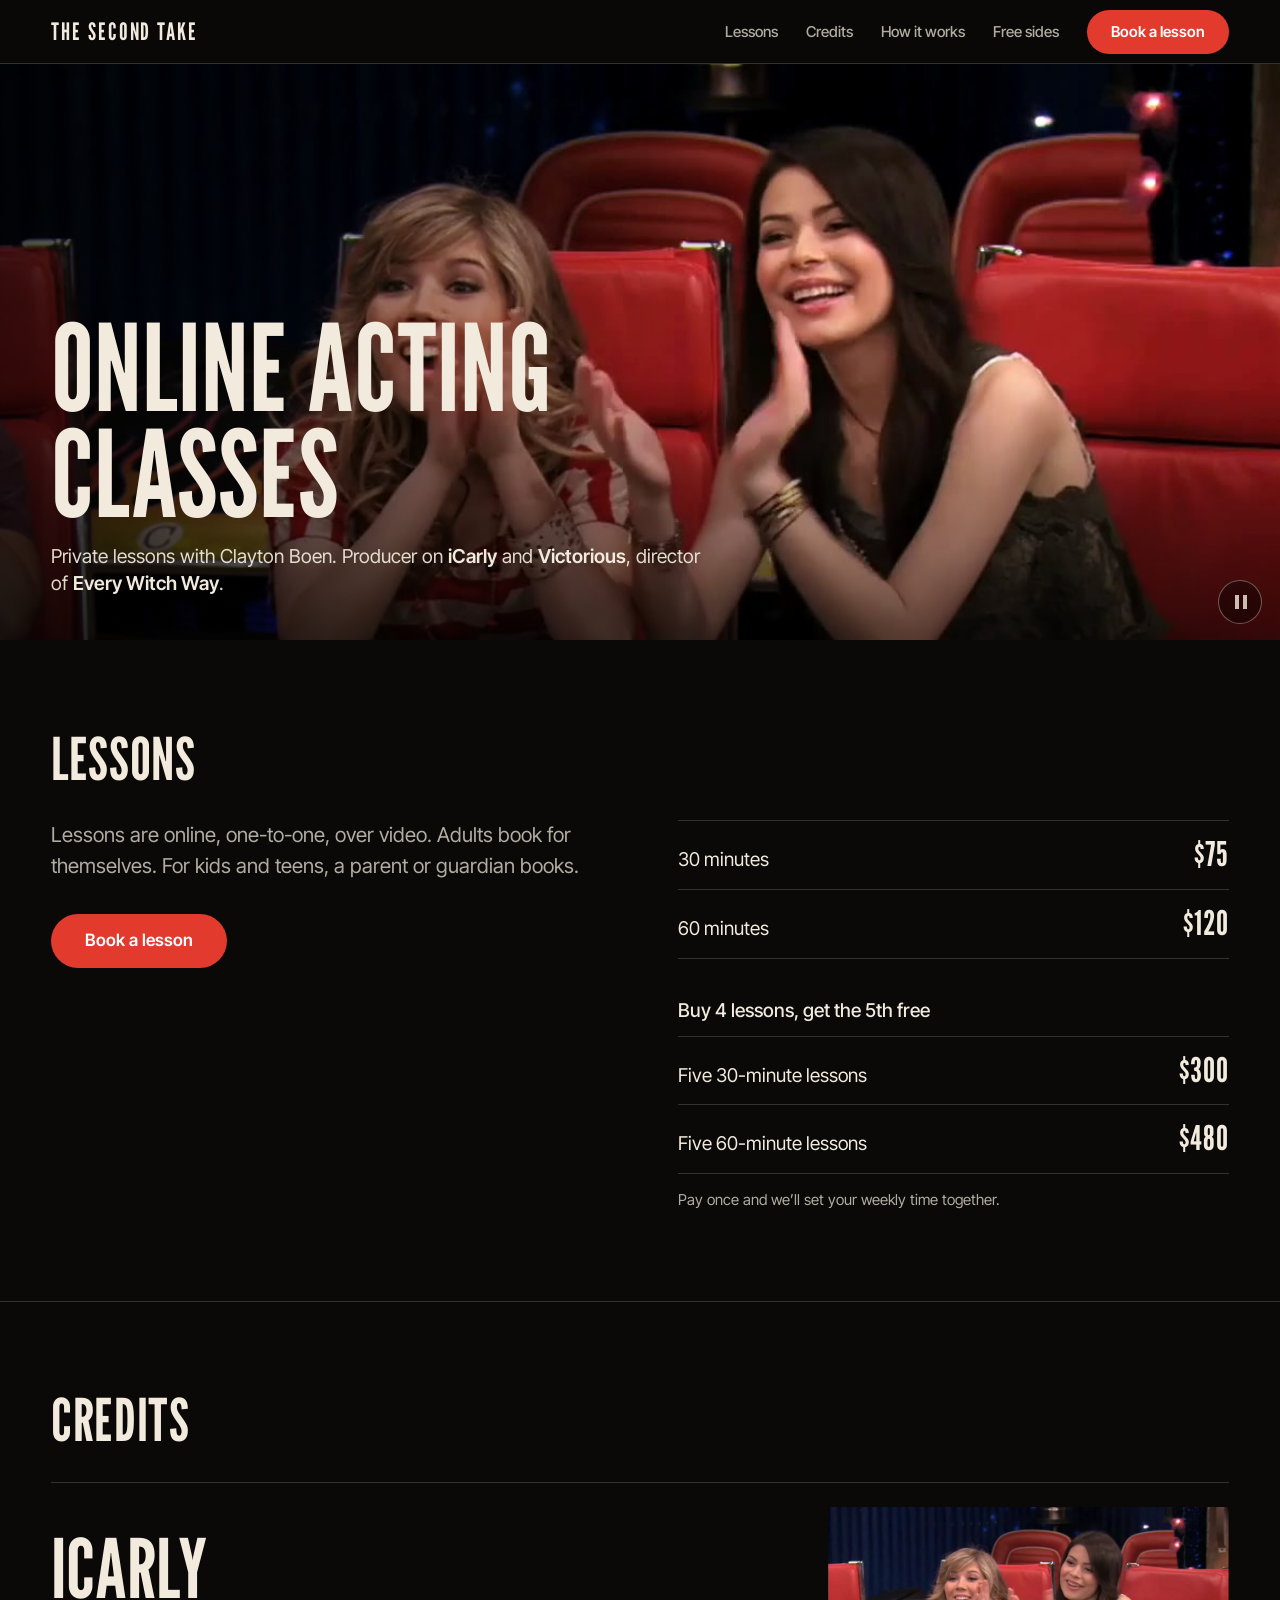
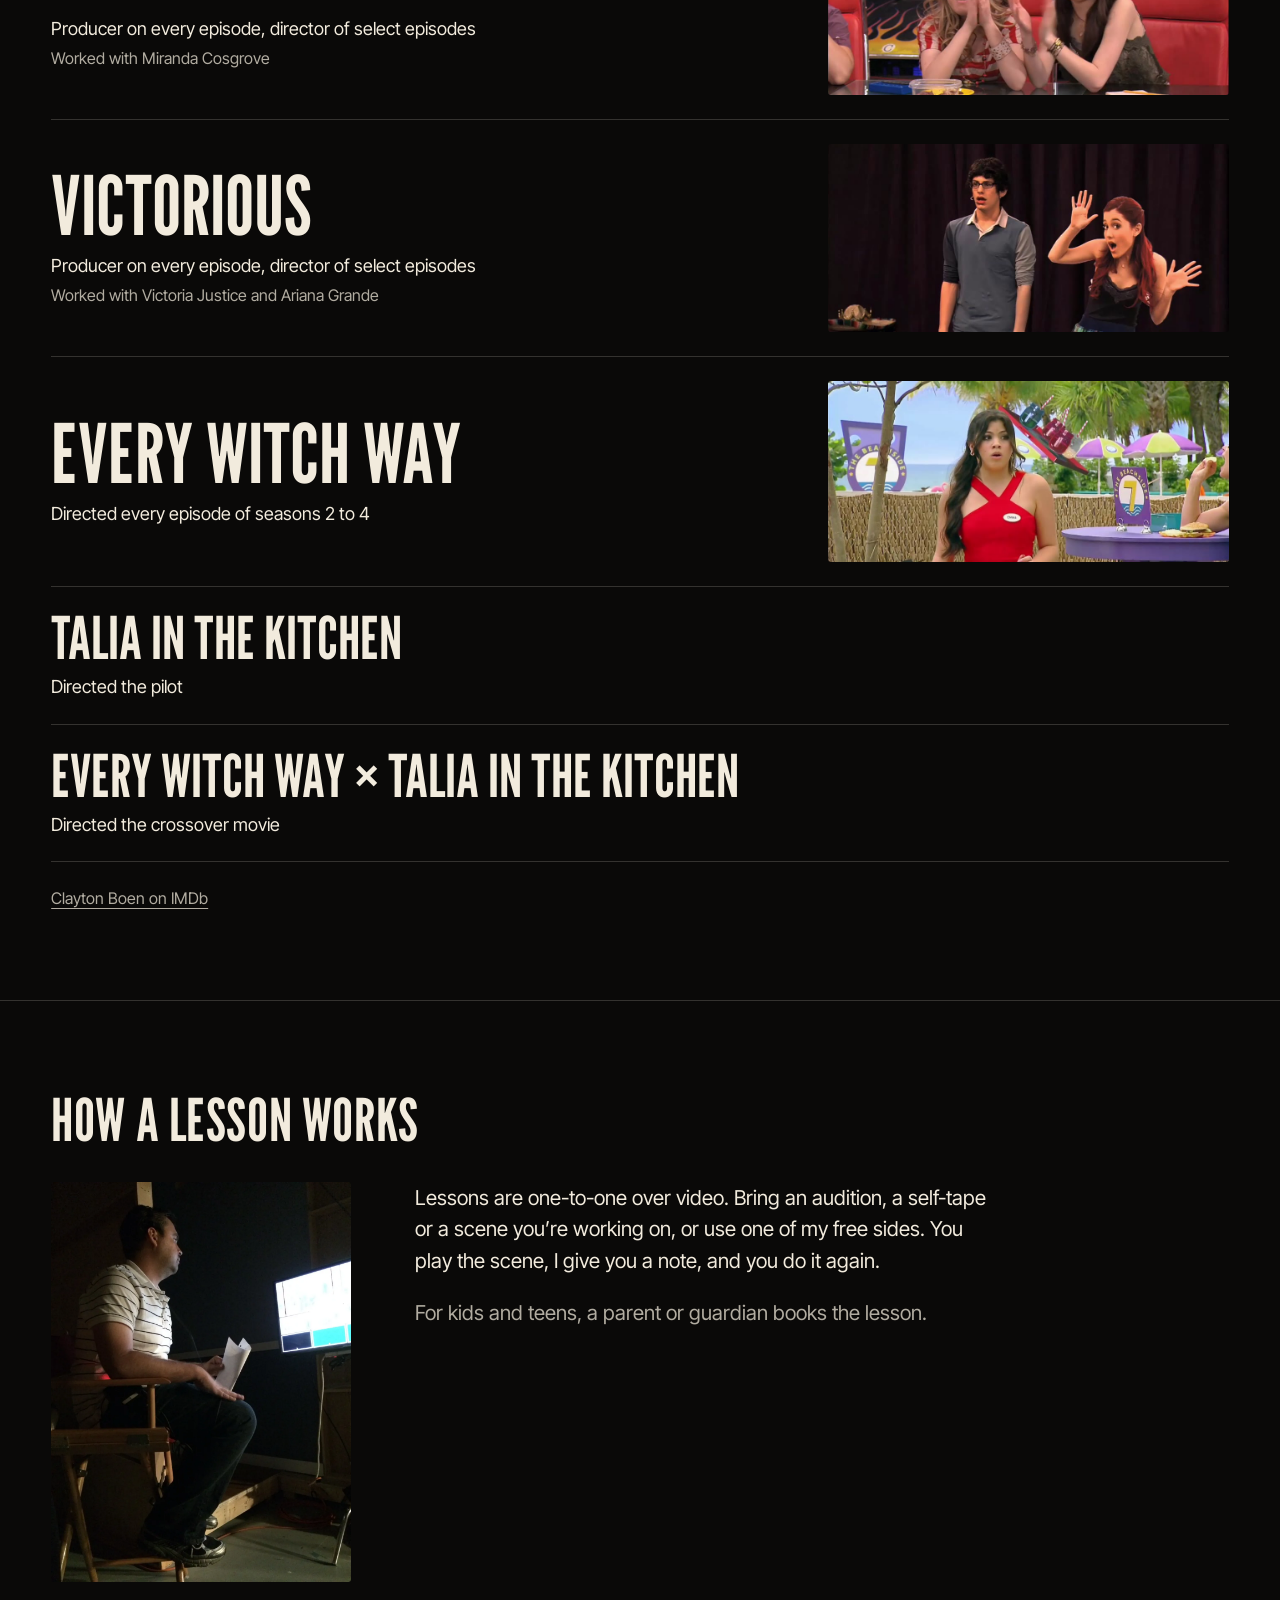
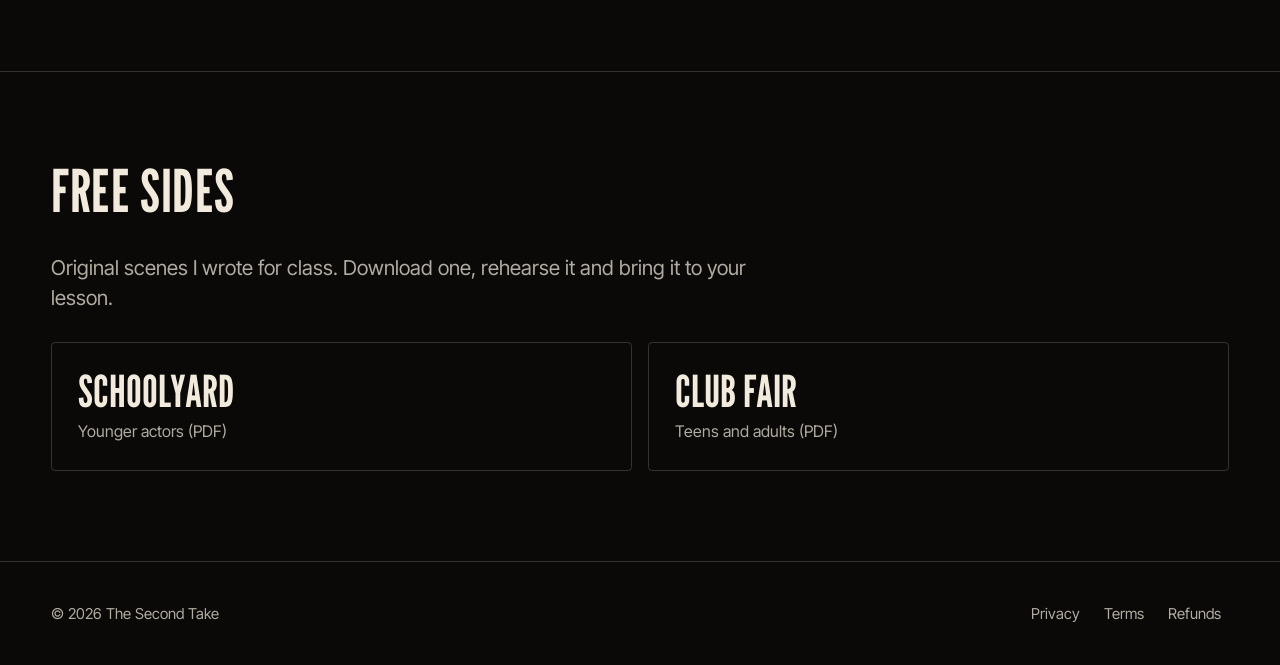
<file: index.html>
<!doctype html>
<html lang="en">
<head>
<meta charset="utf-8">
<meta name="viewport" content="width=device-width,initial-scale=1,viewport-fit=cover">
<title>Online Acting Classes for Kids, Teens &amp; Adults | The Second Take</title>
<meta name="description" content="Private online acting lessons for kids, teens and adults with Clayton Boen, producer on iCarly and Victorious and director of Every Witch Way. 30 minutes $75.">
<link rel="canonical" href="https://onlineactingclasses.net/">
<link rel="icon" href="favicon.svg" type="image/svg+xml">
<link rel="icon" href="favicon-32.png" type="image/png" sizes="32x32">
<link rel="apple-touch-icon" href="apple-touch-icon.png">
<meta property="og:type" content="website">
<meta property="og:site_name" content="The Second Take">
<meta property="og:title" content="Online Acting Classes for Kids, Teens &amp; Adults | The Second Take">
<meta property="og:description" content="Private online acting lessons for kids, teens and adults with Clayton Boen, producer on iCarly and Victorious and director of Every Witch Way. 30 minutes $75.">
<meta property="og:url" content="https://onlineactingclasses.net/">
<meta property="og:image" content="https://onlineactingclasses.net/hero-wide.jpg">
<meta property="og:image:alt" content="Miranda Cosgrove and Jennette McCurdy in a scene from iCarly">
<meta name="twitter:card" content="summary_large_image">
<meta name="twitter:title" content="Online Acting Classes for Kids, Teens &amp; Adults | The Second Take">
<meta name="twitter:description" content="Private online acting lessons for kids, teens and adults with Clayton Boen, producer on iCarly and Victorious and director of Every Witch Way. 30 minutes $75.">
<meta name="twitter:image" content="https://onlineactingclasses.net/hero-wide.jpg">
<meta name="twitter:image:alt" content="Miranda Cosgrove and Jennette McCurdy in a scene from iCarly">
<meta name="theme-color" content="#0a0908">
<link rel="preload" href="league-gothic.woff2" as="font" type="font/woff2" crossorigin>
<link rel="stylesheet" href="site.css?v=6">
<script type="application/ld+json">
{
  "@context": "https://schema.org",
  "@type": "EducationalOrganization",
  "name": "The Second Take",
  "url": "https://onlineactingclasses.net/",
  "image": "https://onlineactingclasses.net/hero-wide.jpg",
  "description": "Private one-to-one online acting lessons for kids, teens and adults with Clayton Boen.",
  "founder": {
    "@type": "Person",
    "name": "Clayton Boen"
  },
  "areaServed": "Online",
  "makesOffer": [
    {
      "@type": "Offer",
      "name": "Acting lesson, 30 minutes",
      "price": "75",
      "priceCurrency": "USD",
      "availability": "https://schema.org/InStock",
      "url": "https://book.squareup.com/appointments/0yy4l3ndkojgi0/location/LSBAFZRDBBQDV"
    },
    {
      "@type": "Offer",
      "name": "Acting lesson, 60 minutes",
      "price": "120",
      "priceCurrency": "USD",
      "availability": "https://schema.org/InStock",
      "url": "https://book.squareup.com/appointments/0yy4l3ndkojgi0/location/LSBAFZRDBBQDV"
    }
  ]
}
</script>
<script>document.documentElement.className="js"</script>
</head>
<body>
<a class="skip" href="#lessons">Skip to lessons</a>

<header class="bar" id="top">
  <a class="mark" href="#top" aria-label="The Second Take, home">The Second Take</a>
  <nav id="nav" aria-label="Sections">
    <a href="#lessons">Lessons</a><a href="#credits">Credits</a><a href="#lesson">How it works</a><a href="#sides">Free sides</a>
  </nav>
  <a class="btn book" href="https://book.squareup.com/appointments/0yy4l3ndkojgi0/location/LSBAFZRDBBQDV" target="_blank" rel="noopener">Book a lesson<span class="sr"> (opens in a new tab)</span></a>
  <button class="menu" type="button" aria-expanded="false" aria-controls="nav"><span class="sr">Menu</span><i aria-hidden="true"></i></button>
</header>

<main>
<section class="first" aria-label="Online acting classes with Clayton Boen">
  <div class="screen">
    <video class="reel" autoplay muted loop playsinline preload="auto" poster="hero-wide.jpg" aria-label="Moments from iCarly, Victorious and Every Witch Way">
      <source media="(max-width: 700px)" src="hero-mobile.mp4" type="video/mp4">
      <source media="(max-width: 700px)" src="hero-mobile.webm" type="video/webm">
      <source src="hero-wide.mp4" type="video/mp4">
      <source src="hero-wide.webm" type="video/webm">
    </video>
    <div class="shade" aria-hidden="true"></div>
    <div class="title">
      <h1>Online Acting Classes</h1>
      <p class="line">Private lessons with Clayton Boen. Producer on <b>iCarly</b> and <b>Victorious</b>, director of <b>Every&nbsp;Witch&nbsp;Way</b>.</p>
    </div>
    <button class="pause" type="button" aria-label="Pause the reel" aria-pressed="false"><span></span></button>
  </div>
</section>

<section class="lessons" id="lessons" aria-labelledby="lessons-h">
  <h2 id="lessons-h">Lessons</h2>
  <div class="pricing">
    <div class="intro">
      <p class="lead">Lessons are online, one-to-one, over video. Adults book for themselves. For kids and teens, a parent or guardian books.</p>
      <a class="btn big" href="https://book.squareup.com/appointments/0yy4l3ndkojgi0/location/LSBAFZRDBBQDV" target="_blank" rel="noopener">Book a lesson<span class="sr"> (opens in a new tab)</span></a>
    </div>
    <div class="prices">
      <ul class="rates">
        <li><span>30 minutes</span><b>$75</b></li>
        <li><span>60 minutes</span><b>$120</b></li>
      </ul>
      <h3>Buy 4 lessons, get the 5th free</h3>
      <ul class="rates pkg">
        <li><a href="https://square.link/u/VOw4MfH9" target="_blank" rel="noopener"><span>Five 30-minute lessons</span><b>$300</b></a></li>
        <li><a href="https://square.link/u/hAFQ3nW9" target="_blank" rel="noopener"><span>Five 60-minute lessons</span><b>$480</b></a></li>
      </ul>
      <p class="fine">Pay once and we&rsquo;ll set your weekly time together.</p>
    </div>
  </div>
</section>

<section class="credits" id="credits" aria-labelledby="credits-h">
  <h2 id="credits-h">Credits</h2>
  <ol class="roll">
    <li>
      <img src="still-icarly.jpg" alt="Miranda Cosgrove and Jennette McCurdy in iCarly" loading="lazy" width="960" height="450">
      <div><h3>iCarly</h3><p>Producer on every episode, director of select episodes</p><p class="w">Worked with Miranda Cosgrove</p></div>
    </li>
    <li>
      <img src="still-victorious.jpg" alt="Ariana Grande and Matt Bennett in Victorious" loading="lazy" width="960" height="450">
      <div><h3>Victorious</h3><p>Producer on every episode, director of select episodes</p><p class="w">Worked with Victoria Justice and Ariana Grande</p></div>
    </li>
    <li>
      <img src="still-eww.jpg" alt="The Beachside 7 set in Every Witch Way" loading="lazy" width="960" height="436">
      <div><h3>Every Witch Way</h3><p>Directed every episode of seasons 2 to 4</p></div>
    </li>
    <li class="t"><div><h3>Talia in the Kitchen</h3><p>Directed the pilot</p></div></li>
    <li class="t"><div><h3>Every Witch Way &times; Talia in the Kitchen</h3><p>Directed the crossover movie</p></div></li>
  </ol>
  <p class="imdb"><a href="https://www.imdb.com/find/?q=Clayton%20Boen" rel="noopener" target="_blank">Clayton Boen on IMDb<span class="sr"> (opens in a new tab)</span></a></p>
</section>

<section class="lesson" id="lesson" aria-labelledby="lesson-h">
  <h2 id="lesson-h">How a lesson works</h2>
  <div class="cols">
    <figure class="coach"><img src="director-chair.webp" alt="Clayton in a director&rsquo;s chair on set, watching the monitor" loading="lazy" width="1050" height="1400"></figure>
    <div class="prose">
      <p>Lessons are one-to-one over video. Bring an audition, a self-tape or a scene you&rsquo;re working on, or use one of my free sides. You play the scene, I give you a note, and you do it again.</p>
      <p>For kids and teens, a parent or guardian books the lesson.</p>
    </div>
  </div>
</section>

<section class="sides" id="sides" aria-labelledby="sides-h">
  <h2 id="sides-h">Free sides</h2>
  <p class="lead">Original scenes I wrote for class. Download one, rehearse it and bring it to your lesson.</p>
  <div class="sidelist">
    <a class="side" href="schoolyard.pdf" download><span class="n">Schoolyard</span><span class="m">Younger actors (PDF)</span></a>
    <a class="side" href="club-fair.pdf" download><span class="n">Club Fair</span><span class="m">Teens and adults (PDF)</span></a>
  </div>
</section>
</main>

<footer class="foot">
  <span>&copy; <span id="yr">2026</span> The Second Take</span>
  <nav aria-label="Policies"><a href="privacy.html">Privacy</a><a href="terms.html">Terms</a><a href="refunds.html">Refunds</a></nav>
</footer>

<script src="site.js?v=6" defer></script>
</body>
</html>
</file>
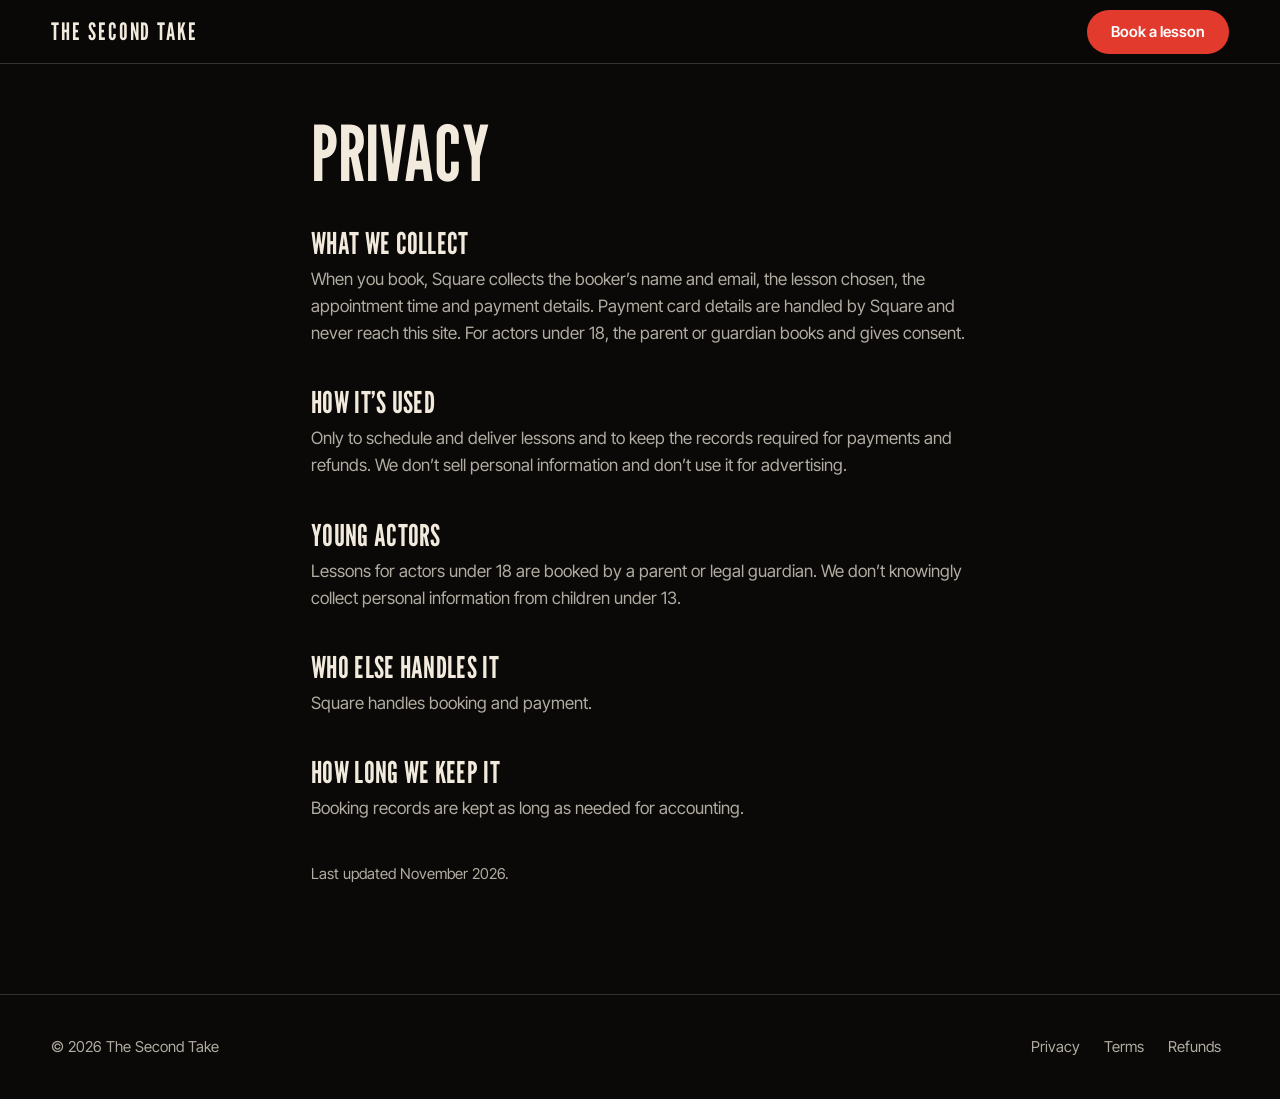
<file: privacy.html>
<!doctype html>
<html lang="en">
<head>
<meta charset="utf-8">
<meta name="viewport" content="width=device-width,initial-scale=1,viewport-fit=cover">
<title>Privacy | The Second Take</title>
<meta name="description" content="How The Second Take handles the information collected when you book an online acting lesson.">
<link rel="canonical" href="https://onlineactingclasses.net/privacy.html">
<link rel="icon" href="favicon.svg" type="image/svg+xml">
<link rel="icon" href="favicon-32.png" type="image/png" sizes="32x32">
<link rel="apple-touch-icon" href="apple-touch-icon.png">
<meta name="theme-color" content="#0a0908">
<link rel="stylesheet" href="site.css?v=6">
</head>
<body>
<header class="bar"><a class="mark" href="index.html">The Second Take</a><a class="btn book" href="https://book.squareup.com/appointments/0yy4l3ndkojgi0/location/LSBAFZRDBBQDV" target="_blank" rel="noopener">Book a lesson<span class="sr"> (opens in a new tab)</span></a></header>
<main class="doc">
<h1>Privacy</h1>
<h2>What we collect</h2>
<p>When you book, Square collects the booker&rsquo;s name and email, the lesson chosen, the appointment time and payment details. Payment card details are handled by Square and never reach this site. For actors under 18, the parent or guardian books and gives consent.</p>
<h2>How it&rsquo;s used</h2>
<p>Only to schedule and deliver lessons and to keep the records required for payments and refunds. We don&rsquo;t sell personal information and don&rsquo;t use it for advertising.</p>
<h2>Young actors</h2>
<p>Lessons for actors under 18 are booked by a parent or legal guardian. We don&rsquo;t knowingly collect personal information from children under 13.</p>
<h2>Who else handles it</h2>
<p>Square handles booking and payment.</p>
<h2>How long we keep it</h2>
<p>Booking records are kept as long as needed for accounting.</p>
<p class="upd">Last updated November 2026.</p>
</main>
<footer class="foot"><span>&copy; 2026 The Second Take</span><nav aria-label="Policies"><a href="privacy.html">Privacy</a><a href="terms.html">Terms</a><a href="refunds.html">Refunds</a></nav></footer>
</body>
</html>
</file>
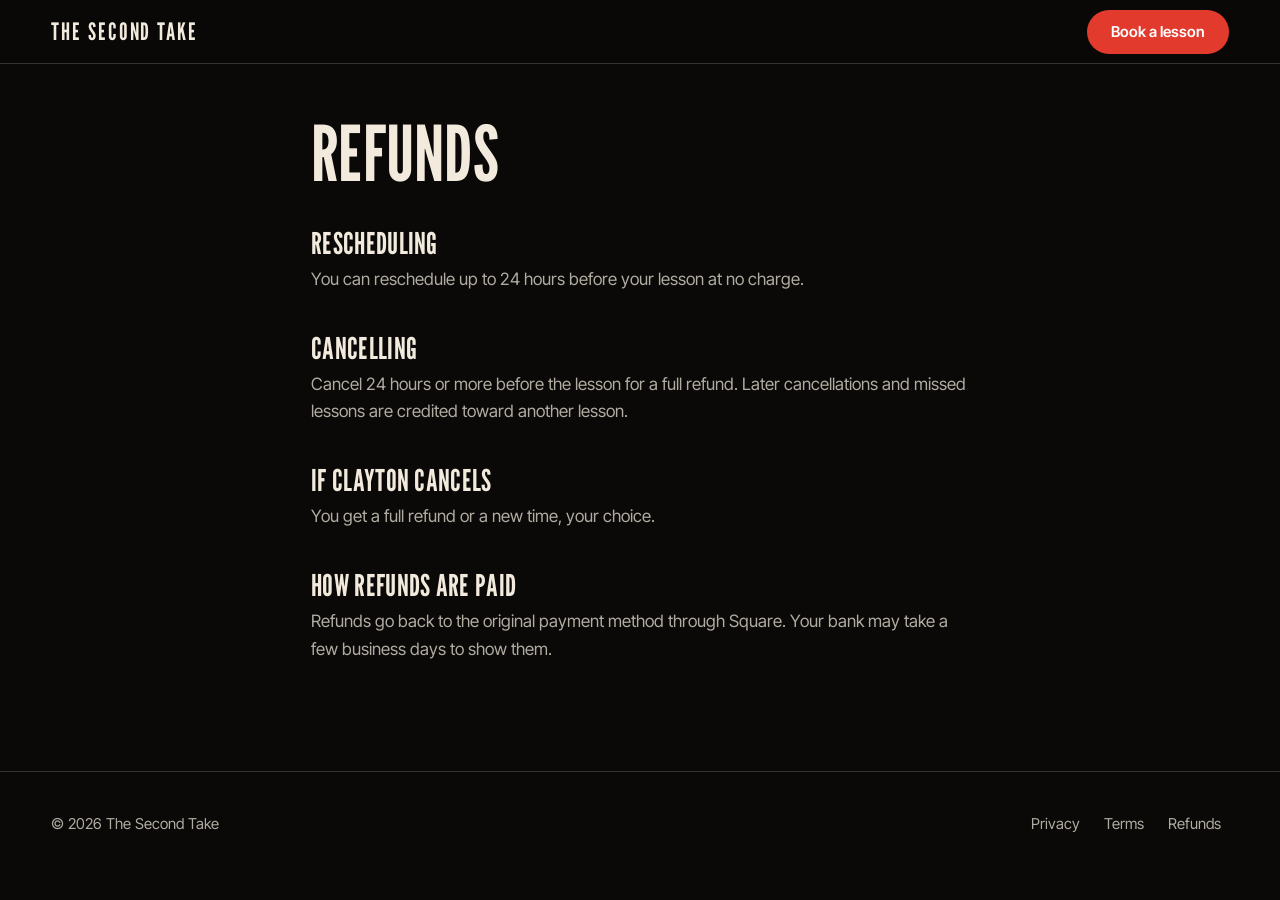
<file: refunds.html>
<!doctype html>
<html lang="en">
<head>
<meta charset="utf-8">
<meta name="viewport" content="width=device-width,initial-scale=1,viewport-fit=cover">
<title>Refunds | The Second Take</title>
<meta name="description" content="Rescheduling, cancellation and refund terms for online acting lessons at The Second Take.">
<link rel="canonical" href="https://onlineactingclasses.net/refunds.html">
<link rel="icon" href="favicon.svg" type="image/svg+xml">
<link rel="icon" href="favicon-32.png" type="image/png" sizes="32x32">
<link rel="apple-touch-icon" href="apple-touch-icon.png">
<meta name="theme-color" content="#0a0908">
<link rel="stylesheet" href="site.css?v=6">
</head>
<body>
<header class="bar"><a class="mark" href="index.html">The Second Take</a><a class="btn book" href="https://book.squareup.com/appointments/0yy4l3ndkojgi0/location/LSBAFZRDBBQDV" target="_blank" rel="noopener">Book a lesson<span class="sr"> (opens in a new tab)</span></a></header>
<main class="doc">
<h1>Refunds</h1>
<h2>Rescheduling</h2>
<p>You can reschedule up to 24 hours before your lesson at no charge.</p>
<h2>Cancelling</h2>
<p>Cancel 24 hours or more before the lesson for a full refund. Later cancellations and missed lessons are credited toward another lesson.</p>
<h2>If Clayton cancels</h2>
<p>You get a full refund or a new time, your choice.</p>
<h2>How refunds are paid</h2>
<p>Refunds go back to the original payment method through Square. Your bank may take a few business days to show them.</p>
</main>
<footer class="foot"><span>&copy; 2026 The Second Take</span><nav aria-label="Policies"><a href="privacy.html">Privacy</a><a href="terms.html">Terms</a><a href="refunds.html">Refunds</a></nav></footer>
</body>
</html>
</file>
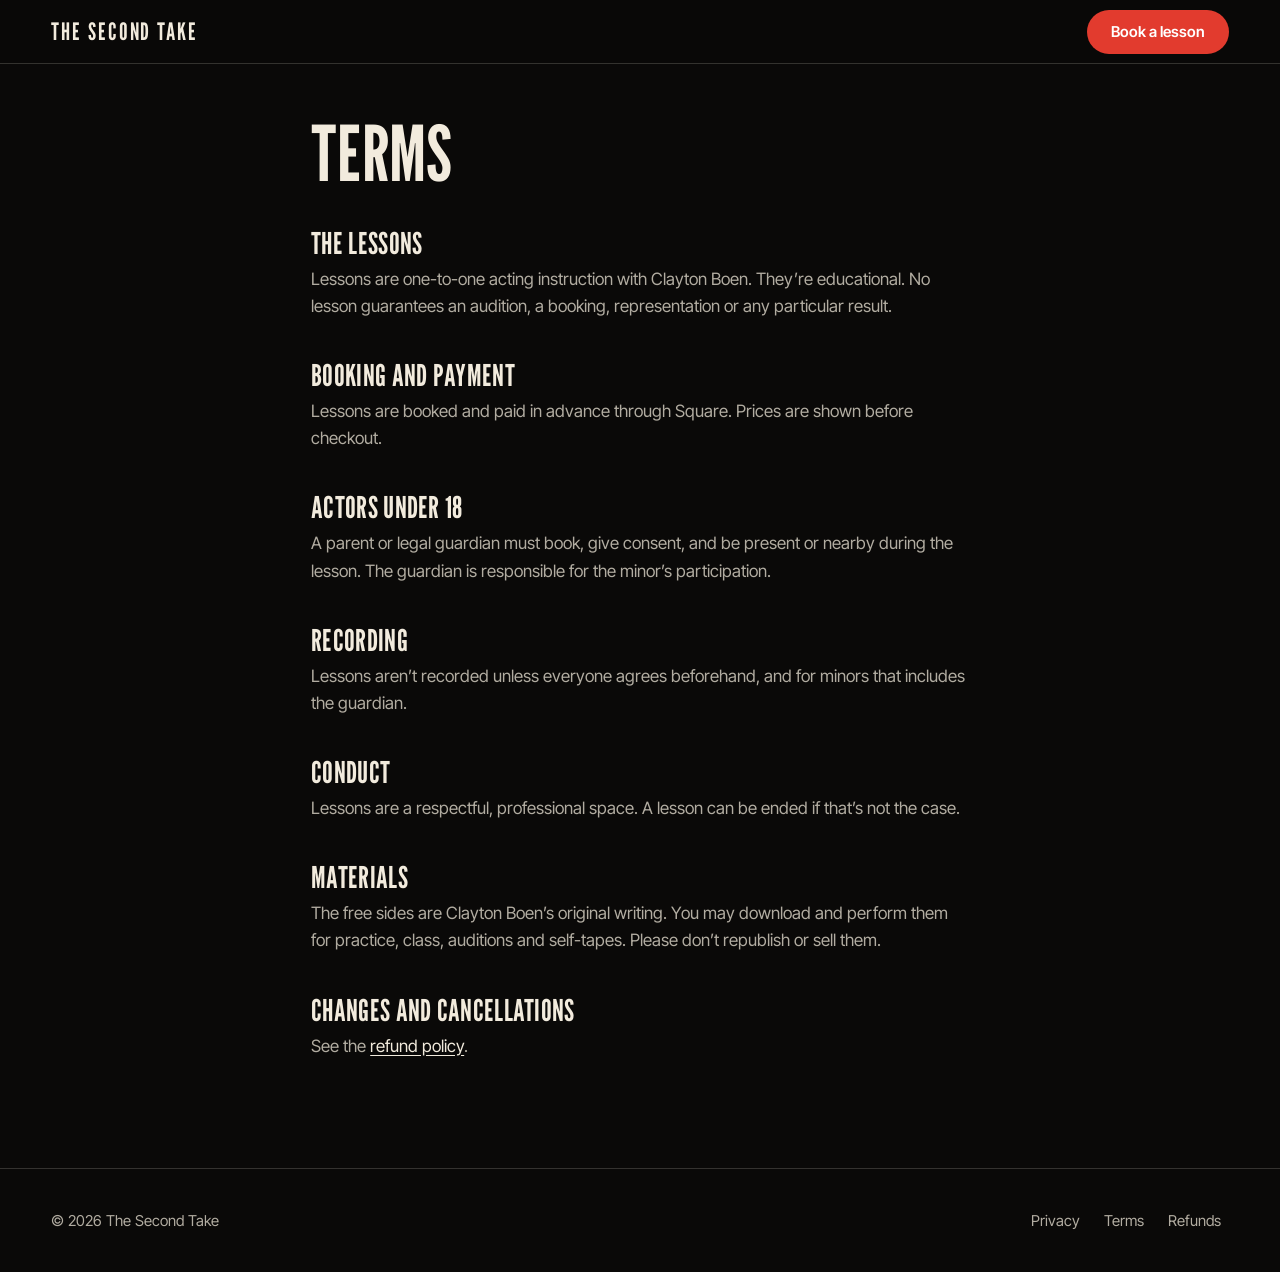
<file: terms.html>
<!doctype html>
<html lang="en">
<head>
<meta charset="utf-8">
<meta name="viewport" content="width=device-width,initial-scale=1,viewport-fit=cover">
<title>Terms | The Second Take</title>
<meta name="description" content="Terms for online one-to-one acting lessons with Clayton Boen at The Second Take.">
<link rel="canonical" href="https://onlineactingclasses.net/terms.html">
<link rel="icon" href="favicon.svg" type="image/svg+xml">
<link rel="icon" href="favicon-32.png" type="image/png" sizes="32x32">
<link rel="apple-touch-icon" href="apple-touch-icon.png">
<meta name="theme-color" content="#0a0908">
<link rel="stylesheet" href="site.css?v=6">
</head>
<body>
<header class="bar"><a class="mark" href="index.html">The Second Take</a><a class="btn book" href="https://book.squareup.com/appointments/0yy4l3ndkojgi0/location/LSBAFZRDBBQDV" target="_blank" rel="noopener">Book a lesson<span class="sr"> (opens in a new tab)</span></a></header>
<main class="doc">
<h1>Terms</h1>
<h2>The lessons</h2>
<p>Lessons are one-to-one acting instruction with Clayton Boen. They&rsquo;re educational. No lesson guarantees an audition, a booking, representation or any particular result.</p>
<h2>Booking and payment</h2>
<p>Lessons are booked and paid in advance through Square. Prices are shown before checkout.</p>
<h2>Actors under 18</h2>
<p>A parent or legal guardian must book, give consent, and be present or nearby during the lesson. The guardian is responsible for the minor&rsquo;s participation.</p>
<h2>Recording</h2>
<p>Lessons aren&rsquo;t recorded unless everyone agrees beforehand, and for minors that includes the guardian.</p>
<h2>Conduct</h2>
<p>Lessons are a respectful, professional space. A lesson can be ended if that&rsquo;s not the case.</p>
<h2>Materials</h2>
<p>The free sides are Clayton Boen&rsquo;s original writing. You may download and perform them for practice, class, auditions and self-tapes. Please don&rsquo;t republish or sell them.</p>
<h2>Changes and cancellations</h2>
<p>See the <a href="refunds.html">refund policy</a>.</p>
</main>
<footer class="foot"><span>&copy; 2026 The Second Take</span><nav aria-label="Policies"><a href="privacy.html">Privacy</a><a href="terms.html">Terms</a><a href="refunds.html">Refunds</a></nav></footer>
</body>
</html>
</file>
<file: site.css>
@font-face{font-family:"League Gothic";src:url(league-gothic.woff2) format("woff2");font-display:swap}
@font-face{font-family:"Inter Tight";src:url(inter-tight-400.woff2) format("woff2");font-weight:400;font-display:swap}
@font-face{font-family:"Inter Tight";src:url(inter-tight-500.woff2) format("woff2");font-weight:500;font-display:swap}
@font-face{font-family:"Inter Tight";src:url(inter-tight-600.woff2) format("woff2");font-weight:600;font-display:swap}
:root{--ink:#0a0908;--ivory:#f2ebdd;--dim:rgba(242,235,221,.72);--rule:rgba(242,235,221,.18);--red:#e23b2e;--bar:64px;--pad:clamp(20px,4vw,64px);
 --tall:"League Gothic","Oswald",Impact,sans-serif;--sans:"Inter Tight",system-ui,sans-serif}
*{box-sizing:border-box}
html{scroll-behavior:smooth;scroll-padding-top:calc(var(--bar) + 8px)}
body{margin:0;background:var(--ink);color:var(--ivory);font:400 17px/1.55 var(--sans);-webkit-font-smoothing:antialiased}
a{color:inherit}
img{display:block;max-width:100%;height:auto}
.sr{position:absolute;width:1px;height:1px;overflow:hidden;clip:rect(0 0 0 0);white-space:nowrap}
.skip{position:absolute;left:-999px}.skip:focus{left:12px;top:12px;z-index:99;background:var(--ivory);color:var(--ink);padding:8px 12px}
:focus-visible{outline:2px solid var(--ivory);outline-offset:3px}
[hidden]{display:none!important}

/* header */
.bar{position:fixed;inset:0 0 auto;height:var(--bar);z-index:40;display:flex;align-items:center;gap:28px;padding:0 var(--pad);
 background:rgba(10,9,8,.96);border-bottom:1px solid var(--rule)}
.mark{font:400 24px/1 var(--tall);letter-spacing:.08em;text-transform:uppercase;text-decoration:none;margin-right:auto;white-space:nowrap}
.bar nav{display:flex;gap:28px}
.bar nav a{font:500 15px/1 var(--sans);text-decoration:none;color:var(--dim);padding:10px 0}
.bar nav a:hover{color:var(--ivory)}
.btn{display:inline-flex;align-items:center;justify-content:center;min-height:44px;padding:0 24px;border:0;border-radius:999px;background:var(--red);color:#fff;
 font:600 15px/1 var(--sans);text-decoration:none;cursor:pointer;transition:background .2s}
.btn:hover{background:#ee4a3c}
.btn.big{min-height:54px;padding:0 34px;font-size:17px}
.menu{display:none;width:44px;height:44px;border:1px solid var(--rule);border-radius:50%;background:none;color:var(--ivory);cursor:pointer;position:relative;padding:0}
.menu i,.menu i::before,.menu i::after{position:absolute;left:13px;width:16px;height:2px;background:var(--ivory);content:"";transition:transform .2s,opacity .2s}
.menu i{top:20px}.menu i::before{top:-5px;left:0}.menu i::after{top:5px;left:0}
.bar.open .menu i{background:transparent}
.bar.open .menu i::before{transform:translateY(5px) rotate(45deg)}
.bar.open .menu i::after{transform:translateY(-5px) rotate(-45deg)}

/* hero */
.first{padding-top:var(--bar)}
.screen{position:relative;width:100%;height:clamp(320px,64svh,680px);background:#000;overflow:hidden}
.reel{position:absolute;inset:0;width:100%;height:100%;object-fit:cover}
.shade{position:absolute;inset:0;pointer-events:none;
 background:linear-gradient(90deg,rgba(0,0,0,.72) 0,rgba(0,0,0,.3) 38%,rgba(0,0,0,0) 62%),linear-gradient(0deg,rgba(0,0,0,.6),rgba(0,0,0,0) 45%)}
.title{position:absolute;left:var(--pad);bottom:clamp(20px,3.4vw,52px);max-width:62%}
h1{margin:0;font:400 clamp(64px,9.4vw,152px)/.88 var(--tall);text-transform:uppercase;animation:rise 1.2s cubic-bezier(.2,.7,.1,1) both}
.line{margin:16px 0 0;font:400 clamp(16px,1.5vw,22px)/1.4 var(--sans);color:rgba(242,235,221,.92);max-width:34em;animation:rise 1.2s .2s cubic-bezier(.2,.7,.1,1) both}
.line b{font-weight:600;color:var(--ivory)}
@keyframes rise{from{opacity:0;transform:translateY(14px)}to{opacity:1;transform:none}}
.pause{position:absolute;right:18px;bottom:16px;width:44px;height:44px;border-radius:50%;border:1px solid rgba(242,235,221,.45);background:rgba(0,0,0,.45);cursor:pointer;opacity:.8}
.pause:hover{opacity:1}
.pause span{position:absolute;left:16px;top:14px;width:12px;height:14px;border-left:4px solid var(--ivory);border-right:4px solid var(--ivory)}
.pause[aria-pressed=true] span{border:0;left:17px;width:0;height:0;border-left:12px solid var(--ivory);border-top:7px solid transparent;border-bottom:7px solid transparent}

/* sections */
section:not(.first){padding:clamp(56px,7vw,104px) var(--pad)}
section:not(.first)+section:not(.first){border-top:1px solid var(--rule)}
h2{margin:0 0 32px;font:400 clamp(40px,4.6vw,64px)/1 var(--tall);text-transform:uppercase;letter-spacing:.01em}
.lead{max-width:34em;margin:0 0 28px;font:400 clamp(18px,1.6vw,22px)/1.5 var(--sans);color:var(--dim)}

.pricing{display:grid;grid-template-columns:minmax(0,1fr) minmax(0,1fr);gap:clamp(32px,6vw,96px);align-items:start}
.intro .lead{margin-bottom:32px}
.rates{list-style:none;margin:0;padding:0;border-top:1px solid var(--rule)}
.rates li{border-bottom:1px solid var(--rule)}
.rates li{display:flex;justify-content:space-between;align-items:baseline;gap:16px;padding:16px 0;font:400 19px/1.3 var(--sans)}
.rates li>a{display:flex;justify-content:space-between;align-items:baseline;gap:16px;width:100%;text-decoration:none;margin:-16px 0;padding:16px 0}
.rates b{font:400 34px/1 var(--tall);letter-spacing:.03em}
.rates.pkg a:hover b{color:var(--red)}
.rates.pkg a:hover span{text-decoration:underline;text-underline-offset:4px}
.prices h3{margin:40px 0 12px;font:500 19px/1.3 var(--sans)}
.fine{margin:14px 0 0;font-size:15px;color:var(--dim)}

.roll{list-style:none;margin:0;padding:0;border-top:1px solid var(--rule)}
.roll li{display:grid;grid-template-columns:1fr minmax(0,34%);align-items:center;gap:40px;padding:24px 0;border-bottom:1px solid var(--rule)}
.roll li>div{order:-1}
.roll li img{width:100%;border-radius:3px}
.roll h3{margin:0;font:400 clamp(48px,6.4vw,100px)/.9 var(--tall);text-transform:uppercase}
.roll p{margin:10px 0 0;font-size:18px;line-height:1.4}
.roll .w{margin-top:6px;font-size:16px;color:var(--dim)}
.roll li.t{grid-template-columns:1fr}
.roll li.t h3{font-size:clamp(36px,4.6vw,72px)}
.imdb{margin:24px 0 0;font-size:16px}
.imdb a{color:var(--dim);text-underline-offset:4px}.imdb a:hover{color:var(--ivory)}

.cols{display:grid;grid-template-columns:minmax(0,300px) minmax(0,1fr);gap:clamp(28px,5vw,80px);align-items:start}
.coach{margin:0}.coach img{width:100%;border-radius:3px}
.prose{max-width:34em}
.prose p{margin:0 0 20px;font-size:clamp(18px,1.6vw,22px);line-height:1.55;color:var(--dim)}
.prose p:first-child{color:var(--ivory)}

.sidelist{display:grid;grid-template-columns:1fr 1fr;gap:16px}
.side{display:flex;flex-direction:column;gap:6px;padding:26px;border:1px solid var(--rule);border-radius:4px;text-decoration:none;transition:background .25s}
.side:hover{background:rgba(242,235,221,.06)}
.side .n{font:400 44px/1 var(--tall);text-transform:uppercase}
.side .m{font-size:16px;color:var(--dim)}

.foot{display:flex;justify-content:space-between;align-items:center;gap:20px;padding:28px var(--pad);border-top:1px solid var(--rule);font-size:15px;color:var(--dim)}
.foot nav{display:flex;gap:8px}.foot a{text-decoration:none;padding:12px 8px}.foot a:hover{color:var(--ivory)}

/* policy pages */
.doc{max-width:760px;margin:0 auto;padding:calc(var(--bar) + 56px) var(--pad) 96px}
.doc h1{font-size:clamp(48px,6vw,80px);animation:none;margin-bottom:8px}
.doc h2{font-size:30px;margin:40px 0 8px}
.doc p{margin:0 0 12px;color:var(--dim);font-size:17px;line-height:1.6}
.doc a{color:var(--ivory);text-underline-offset:3px}
.doc .upd{margin-top:40px;font-size:15px}

@media (max-width:1100px){
 .menu{display:block}
 .bar{gap:12px}
 .bar nav{display:none;position:absolute;left:0;right:0;top:var(--bar);flex-direction:column;gap:0;padding:8px var(--pad) 16px;background:var(--ink);border-bottom:1px solid var(--rule)}
 .bar.open nav{display:flex}
 .bar nav a{padding:16px 0;font-size:18px;border-top:1px solid var(--rule);color:var(--ivory)}
 .bar nav a:first-child{border-top:0}
}
@media (max-width:820px){
 .pricing{grid-template-columns:1fr}
 .cols{grid-template-columns:1fr}.coach{max-width:260px}
 .sidelist{grid-template-columns:1fr}
}
@media (max-width:700px){
 :root{--bar:56px}
 .mark{font-size:20px}
 .btn.book{min-height:40px;padding:0 16px;font-size:14px}
 .screen{height:auto;aspect-ratio:4/3}
 .shade{background:linear-gradient(0deg,rgba(0,0,0,.85),rgba(0,0,0,0) 65%)}
 .title{left:16px;right:16px;bottom:14px;max-width:none}
 h1{font-size:60px}
 .line{margin-top:8px;font-size:15px}
 .pause{top:10px;bottom:auto;right:10px}
 .roll li{grid-template-columns:1fr;gap:14px}
 .roll li img{order:-2}
 .roll li>div{order:0}
 .roll p{font-size:17px}
 .foot{flex-direction:column;align-items:flex-start;gap:8px}
 .foot nav{margin-left:-8px}
}
@media (prefers-reduced-motion:reduce){*{animation:none!important;transition:none!important;scroll-behavior:auto!important}}
</file>
